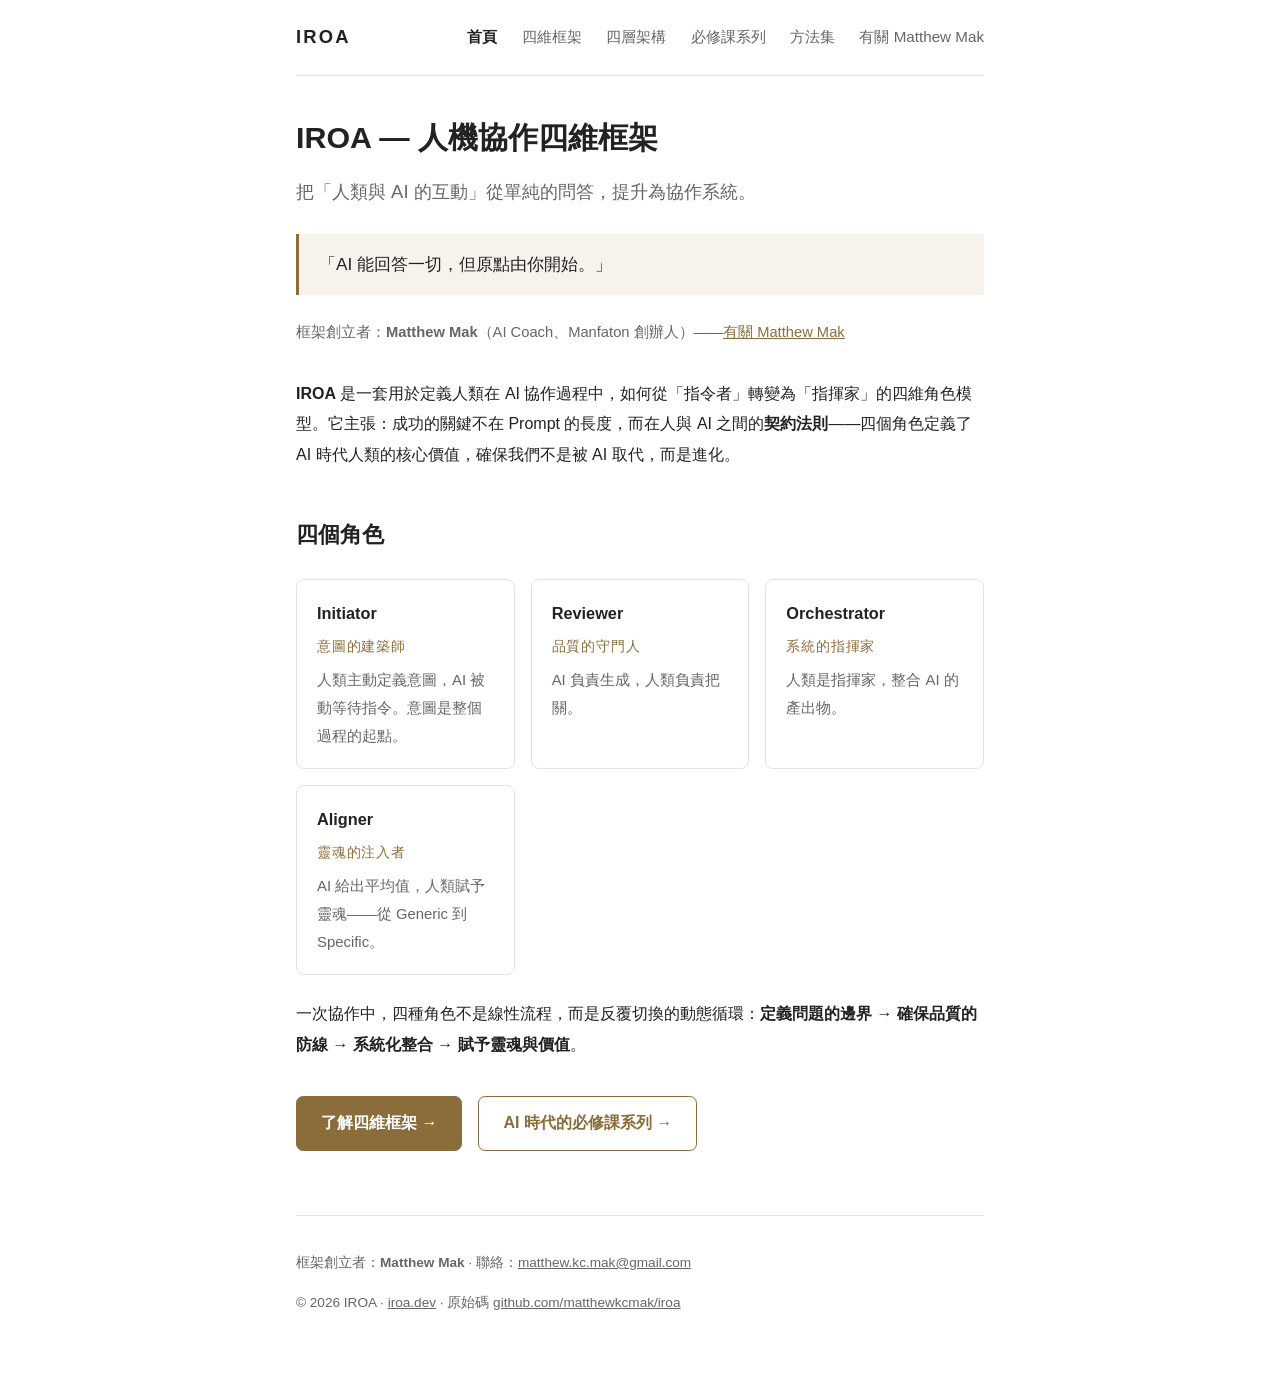
<file: index.html>
<!DOCTYPE html>
<html lang="zh-Hant">
<head>
<meta charset="utf-8">
<meta name="viewport" content="width=device-width, initial-scale=1">
<title>IROA — 人機協作四維框架</title>
<meta name="description" content="IROA 是一套人機協作四維角色框架：Initiator、Reviewer、Orchestrator、Aligner。把人類與 AI 的互動從單純問答，提升為協作系統。">
<link rel="canonical" href="https://iroa.dev/">
<meta name="theme-color" content="#8a6d3b">
<meta property="og:type" content="website">
<meta property="og:site_name" content="IROA">
<meta property="og:locale" content="zh_TW">
<meta property="og:title" content="IROA — 人機協作四維框架">
<meta property="og:description" content="IROA 是一套人機協作四維角色框架：Initiator、Reviewer、Orchestrator、Aligner。把人類與 AI 的互動從單純問答，提升為協作系統。">
<meta property="og:url" content="https://iroa.dev/">
<meta property="og:image" content="https://iroa.dev/og-image.png">
<meta name="twitter:card" content="summary_large_image">
<meta name="twitter:title" content="IROA — 人機協作四維框架">
<meta name="twitter:description" content="IROA 是一套人機協作四維角色框架：Initiator、Reviewer、Orchestrator、Aligner。把人類與 AI 的互動從單純問答，提升為協作系統。">
<meta name="twitter:image" content="https://iroa.dev/og-image.png">
<script type="application/ld+json">{"@context":"https://schema.org","@type":"WebSite","name":"IROA","url":"https://iroa.dev/","description":"IROA 是一套人機協作四維角色框架：Initiator、Reviewer、Orchestrator、Aligner。","inLanguage":"zh-Hant"}</script>
<link rel="stylesheet" href="style.css">
<link rel="icon" type="image/svg+xml" href="favicon.svg">
</head>
<body>
<header>
  <a class="brand" href="index.html">IROA</a>
  <nav>
    <a href="index.html" class="here">首頁</a>
    <a href="framework.html">四維框架</a>
    <a href="architecture.html">四層架構</a>
    <a href="courses.html">必修課系列</a>
    <a href="methods.html">方法集</a>
    <a href="about.html">有關 Matthew Mak</a>
  </nav>
</header>

<main>
  <section class="hero">
    <h1>IROA — 人機協作四維框架</h1>
    <p class="tagline">把「人類與 AI 的互動」從單純的問答，提升為協作系統。</p>
    <div class="slogan">「AI 能回答一切，但原點由你開始。」</div>
    <p class="muted">框架創立者：<strong>Matthew Mak</strong>（AI Coach、Manfaton 創辦人）——<a href="about.html">有關 Matthew Mak</a></p>
  </section>

  <section>
    <p><strong>IROA</strong> 是一套用於定義人類在 AI 協作過程中，如何從「指令者」轉變為「指揮家」的四維角色模型。它主張：成功的關鍵不在 Prompt 的長度，而在人與 AI 之間的<strong>契約法則</strong>——四個角色定義了 AI 時代人類的核心價值，確保我們不是被 AI 取代，而是進化。</p>
  </section>

  <section>
    <h2>四個角色</h2>
    <div class="cards">
      <div class="card">
        <h3>Initiator</h3>
        <div class="role-en">意圖的建築師</div>
        <p>人類主動定義意圖，AI 被動等待指令。意圖是整個過程的起點。</p>
      </div>
      <div class="card">
        <h3>Reviewer</h3>
        <div class="role-en">品質的守門人</div>
        <p>AI 負責生成，人類負責把關。</p>
      </div>
      <div class="card">
        <h3>Orchestrator</h3>
        <div class="role-en">系統的指揮家</div>
        <p>人類是指揮家，整合 AI 的產出物。</p>
      </div>
      <div class="card">
        <h3>Aligner</h3>
        <div class="role-en">靈魂的注入者</div>
        <p>AI 給出平均值，人類賦予靈魂——從 Generic 到 Specific。</p>
      </div>
    </div>
    <p>一次協作中，四種角色不是線性流程，而是反覆切換的動態循環：<strong>定義問題的邊界 → 確保品質的防線 → 系統化整合 → 賦予靈魂與價值</strong>。</p>
  </section>

  <div class="cta-row">
    <a class="btn primary" href="framework.html">了解四維框架 →</a>
    <a class="btn" href="courses.html">AI 時代的必修課系列 →</a>
  </div>
</main>

<footer>
  <p>框架創立者：<strong>Matthew Mak</strong> · 聯絡：<a href="mailto:matthew.kc.mak@gmail.com">matthew.kc.mak@gmail.com</a></p>
  <p>© 2026 IROA · <a href="https://iroa.dev">iroa.dev</a> · 原始碼 <a href="https://github.com/matthewkcmak/iroa">github.com/matthewkcmak/iroa</a></p>
</footer>
</body>
</html>
</file>
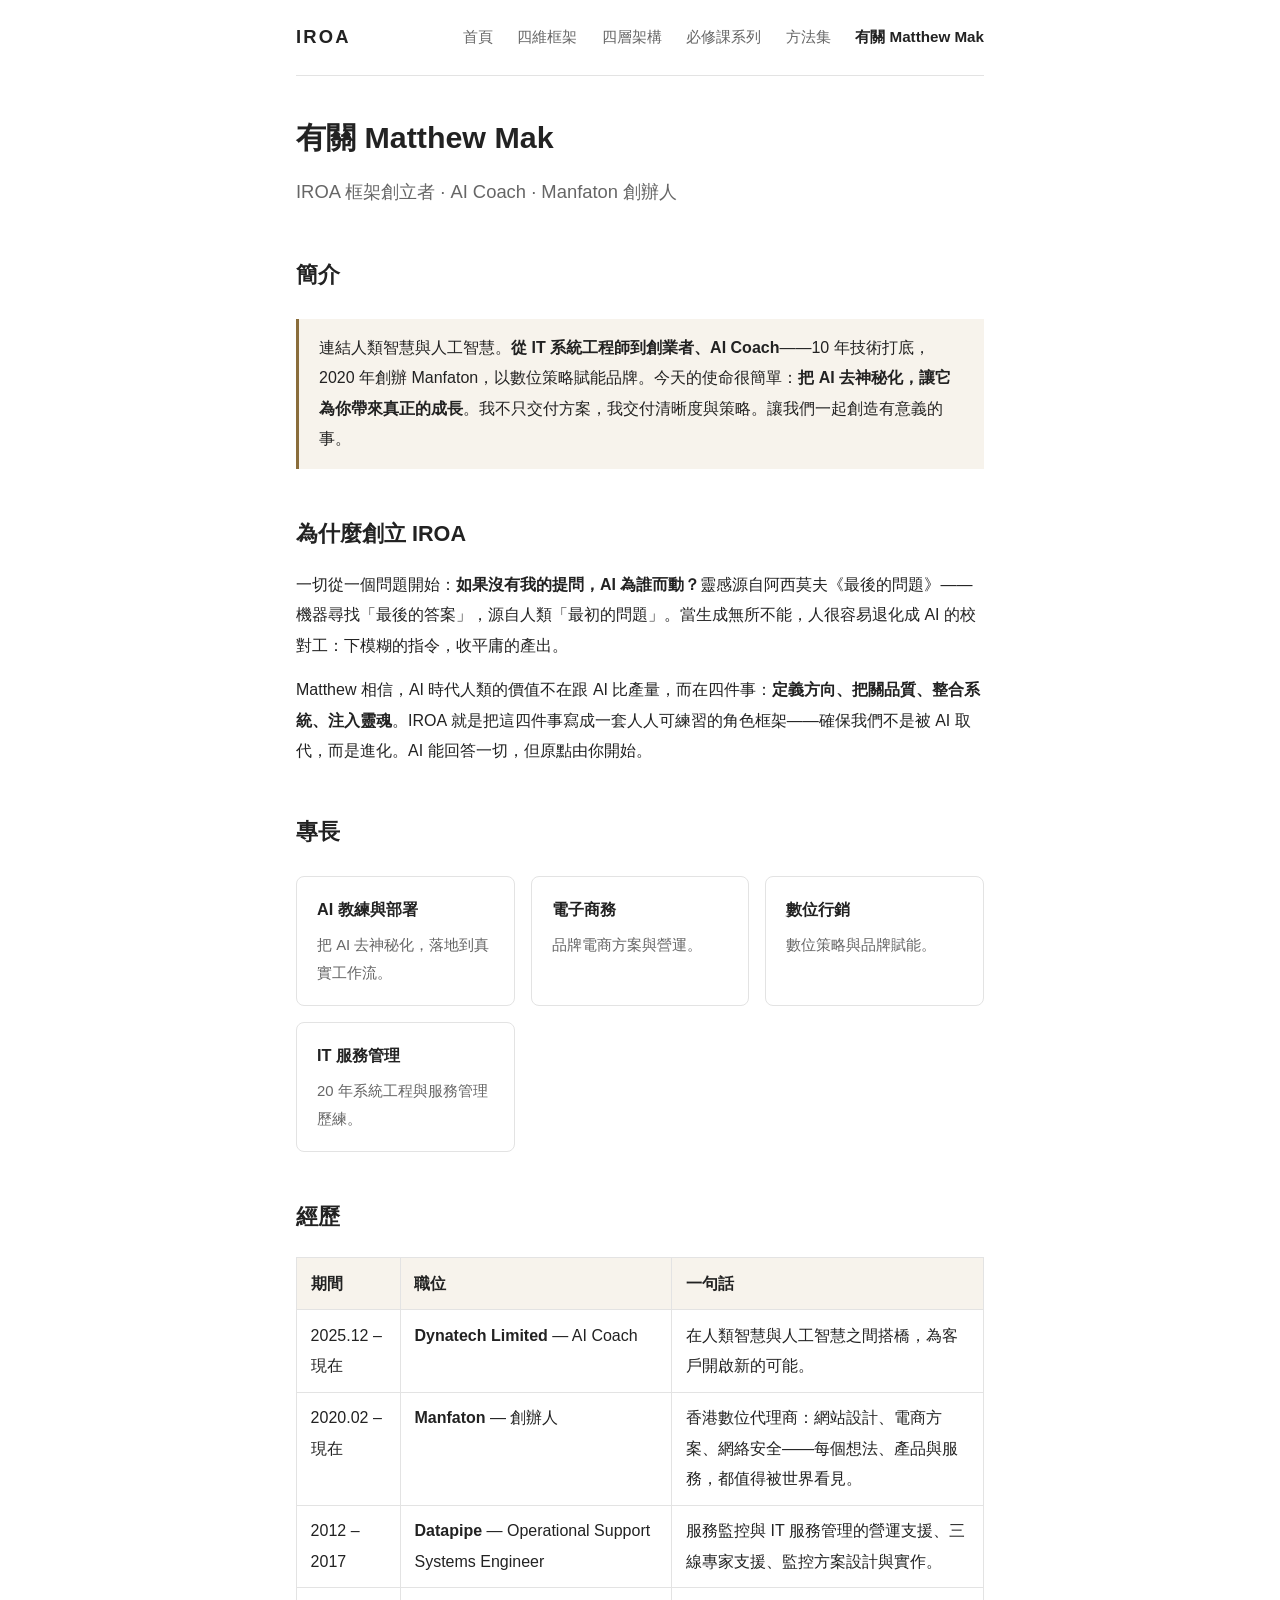
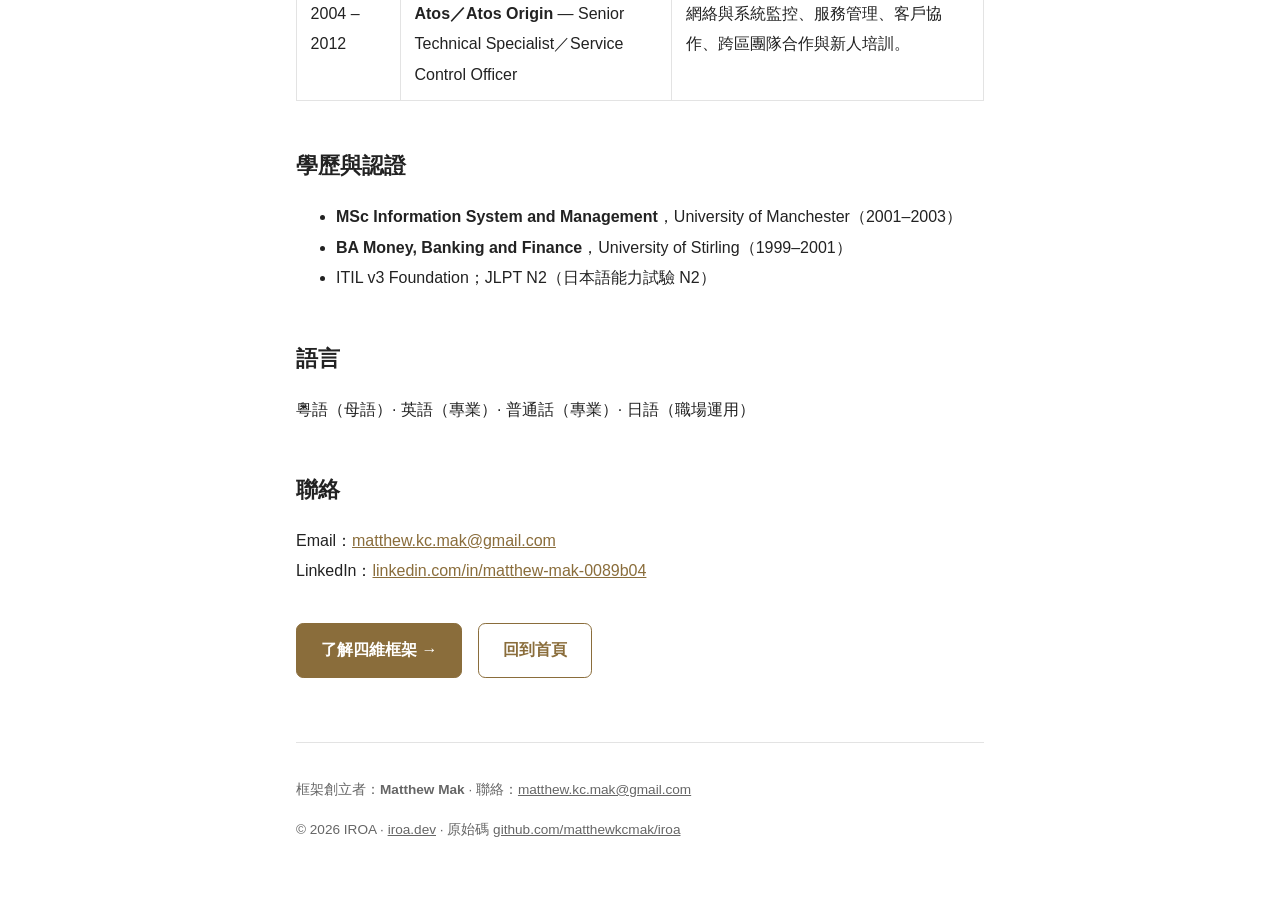
<file: about.html>
<!DOCTYPE html>
<html lang="zh-Hant">
<head>
<meta charset="utf-8">
<meta name="viewport" content="width=device-width, initial-scale=1">
<title>有關 Matthew Mak — IROA</title>
<meta name="description" content="Matthew Mak——IROA 框架創立者、AI Coach、Manfaton 創辦人。從 IT 系統工程師到創業者與 AI Coach，連結人類智慧與人工智慧。">
<link rel="canonical" href="https://iroa.dev/about">
<meta name="theme-color" content="#8a6d3b">
<meta property="og:type" content="website">
<meta property="og:site_name" content="IROA">
<meta property="og:locale" content="zh_TW">
<meta property="og:title" content="有關 Matthew Mak — IROA">
<meta property="og:description" content="Matthew Mak——IROA 框架創立者、AI Coach、Manfaton 創辦人。從 IT 系統工程師到創業者與 AI Coach，連結人類智慧與人工智慧。">
<meta property="og:url" content="https://iroa.dev/about">
<meta property="og:image" content="https://iroa.dev/og-image.png">
<meta name="twitter:card" content="summary_large_image">
<meta name="twitter:title" content="有關 Matthew Mak — IROA">
<meta name="twitter:description" content="Matthew Mak——IROA 框架創立者、AI Coach、Manfaton 創辦人。從 IT 系統工程師到創業者與 AI Coach，連結人類智慧與人工智慧。">
<meta name="twitter:image" content="https://iroa.dev/og-image.png">
<script type="application/ld+json">{"@context":"https://schema.org","@type":"Person","name":"Matthew Mak","jobTitle":"AI Coach","url":"https://iroa.dev/about","description":"IROA 框架創立者、AI Coach、Manfaton 創辦人。","sameAs":["https://www.linkedin.com/in/matthew-mak-0089b04/"],"worksFor":{"@type":"Organization","name":"Dynatech Limited"}}</script>
<link rel="stylesheet" href="style.css">
<link rel="icon" type="image/svg+xml" href="favicon.svg">
</head>
<body>
<header>
  <a class="brand" href="index.html">IROA</a>
  <nav>
    <a href="index.html">首頁</a>
    <a href="framework.html">四維框架</a>
    <a href="architecture.html">四層架構</a>
    <a href="courses.html">必修課系列</a>
    <a href="methods.html">方法集</a>
    <a href="about.html" class="here">有關 Matthew Mak</a>
  </nav>
</header>

<main>
  <h1>有關 Matthew Mak</h1>
  <p class="tagline">IROA 框架創立者 · AI Coach · Manfaton 創辦人</p>

  <h2>簡介</h2>
  <blockquote>連結人類智慧與人工智慧。<strong>從 IT 系統工程師到創業者、AI Coach</strong>——10 年技術打底，2020 年創辦 Manfaton，以數位策略賦能品牌。今天的使命很簡單：<strong>把 AI 去神秘化，讓它為你帶來真正的成長</strong>。我不只交付方案，我交付清晰度與策略。讓我們一起創造有意義的事。</blockquote>

  <h2>為什麼創立 IROA</h2>
  <p>一切從一個問題開始：<strong>如果沒有我的提問，AI 為誰而動？</strong>靈感源自阿西莫夫《最後的問題》——機器尋找「最後的答案」，源自人類「最初的問題」。當生成無所不能，人很容易退化成 AI 的校對工：下模糊的指令，收平庸的產出。</p>
  <p>Matthew 相信，AI 時代人類的價值不在跟 AI 比產量，而在四件事：<strong>定義方向、把關品質、整合系統、注入靈魂</strong>。IROA 就是把這四件事寫成一套人人可練習的角色框架——確保我們不是被 AI 取代，而是進化。AI 能回答一切，但原點由你開始。</p>

  <h2>專長</h2>
  <div class="cards">
    <div class="card"><h3>AI 教練與部署</h3><p>把 AI 去神秘化，落地到真實工作流。</p></div>
    <div class="card"><h3>電子商務</h3><p>品牌電商方案與營運。</p></div>
    <div class="card"><h3>數位行銷</h3><p>數位策略與品牌賦能。</p></div>
    <div class="card"><h3>IT 服務管理</h3><p>20 年系統工程與服務管理歷練。</p></div>
  </div>

  <h2>經歷</h2>
  <table>
    <tr><th>期間</th><th>職位</th><th>一句話</th></tr>
    <tr><td>2025.12 – 現在</td><td><strong>Dynatech Limited</strong> — AI Coach</td><td>在人類智慧與人工智慧之間搭橋，為客戶開啟新的可能。</td></tr>
    <tr><td>2020.02 – 現在</td><td><strong>Manfaton</strong> — 創辦人</td><td>香港數位代理商：網站設計、電商方案、網絡安全——每個想法、產品與服務，都值得被世界看見。</td></tr>
    <tr><td>2012 – 2017</td><td><strong>Datapipe</strong> — Operational Support Systems Engineer</td><td>服務監控與 IT 服務管理的營運支援、三線專家支援、監控方案設計與實作。</td></tr>
    <tr><td>2004 – 2012</td><td><strong>Atos／Atos Origin</strong> — Senior Technical Specialist／Service Control Officer</td><td>網絡與系統監控、服務管理、客戶協作、跨區團隊合作與新人培訓。</td></tr>
  </table>

  <h2>學歷與認證</h2>
  <ul>
    <li><strong>MSc Information System and Management</strong>，University of Manchester（2001–2003）</li>
    <li><strong>BA Money, Banking and Finance</strong>，University of Stirling（1999–2001）</li>
    <li>ITIL v3 Foundation；JLPT N2（日本語能力試驗 N2）</li>
  </ul>

  <h2>語言</h2>
  <p>粵語（母語）· 英語（專業）· 普通話（專業）· 日語（職場運用）</p>

  <h2>聯絡</h2>
  <p>Email：<a href="mailto:matthew.kc.mak@gmail.com">matthew.kc.mak@gmail.com</a><br>
  LinkedIn：<a href="https://www.linkedin.com/in/matthew-mak-0089b04/">linkedin.com/in/matthew-mak-0089b04</a></p>

  <div class="cta-row">
    <a class="btn primary" href="framework.html">了解四維框架 →</a>
    <a class="btn" href="index.html">回到首頁</a>
  </div>
</main>

<footer>
  <p>框架創立者：<strong>Matthew Mak</strong> · 聯絡：<a href="mailto:matthew.kc.mak@gmail.com">matthew.kc.mak@gmail.com</a></p>
  <p>© 2026 IROA · <a href="https://iroa.dev">iroa.dev</a> · 原始碼 <a href="https://github.com/matthewkcmak/iroa">github.com/matthewkcmak/iroa</a></p>
</footer>
</body>
</html>
</file>
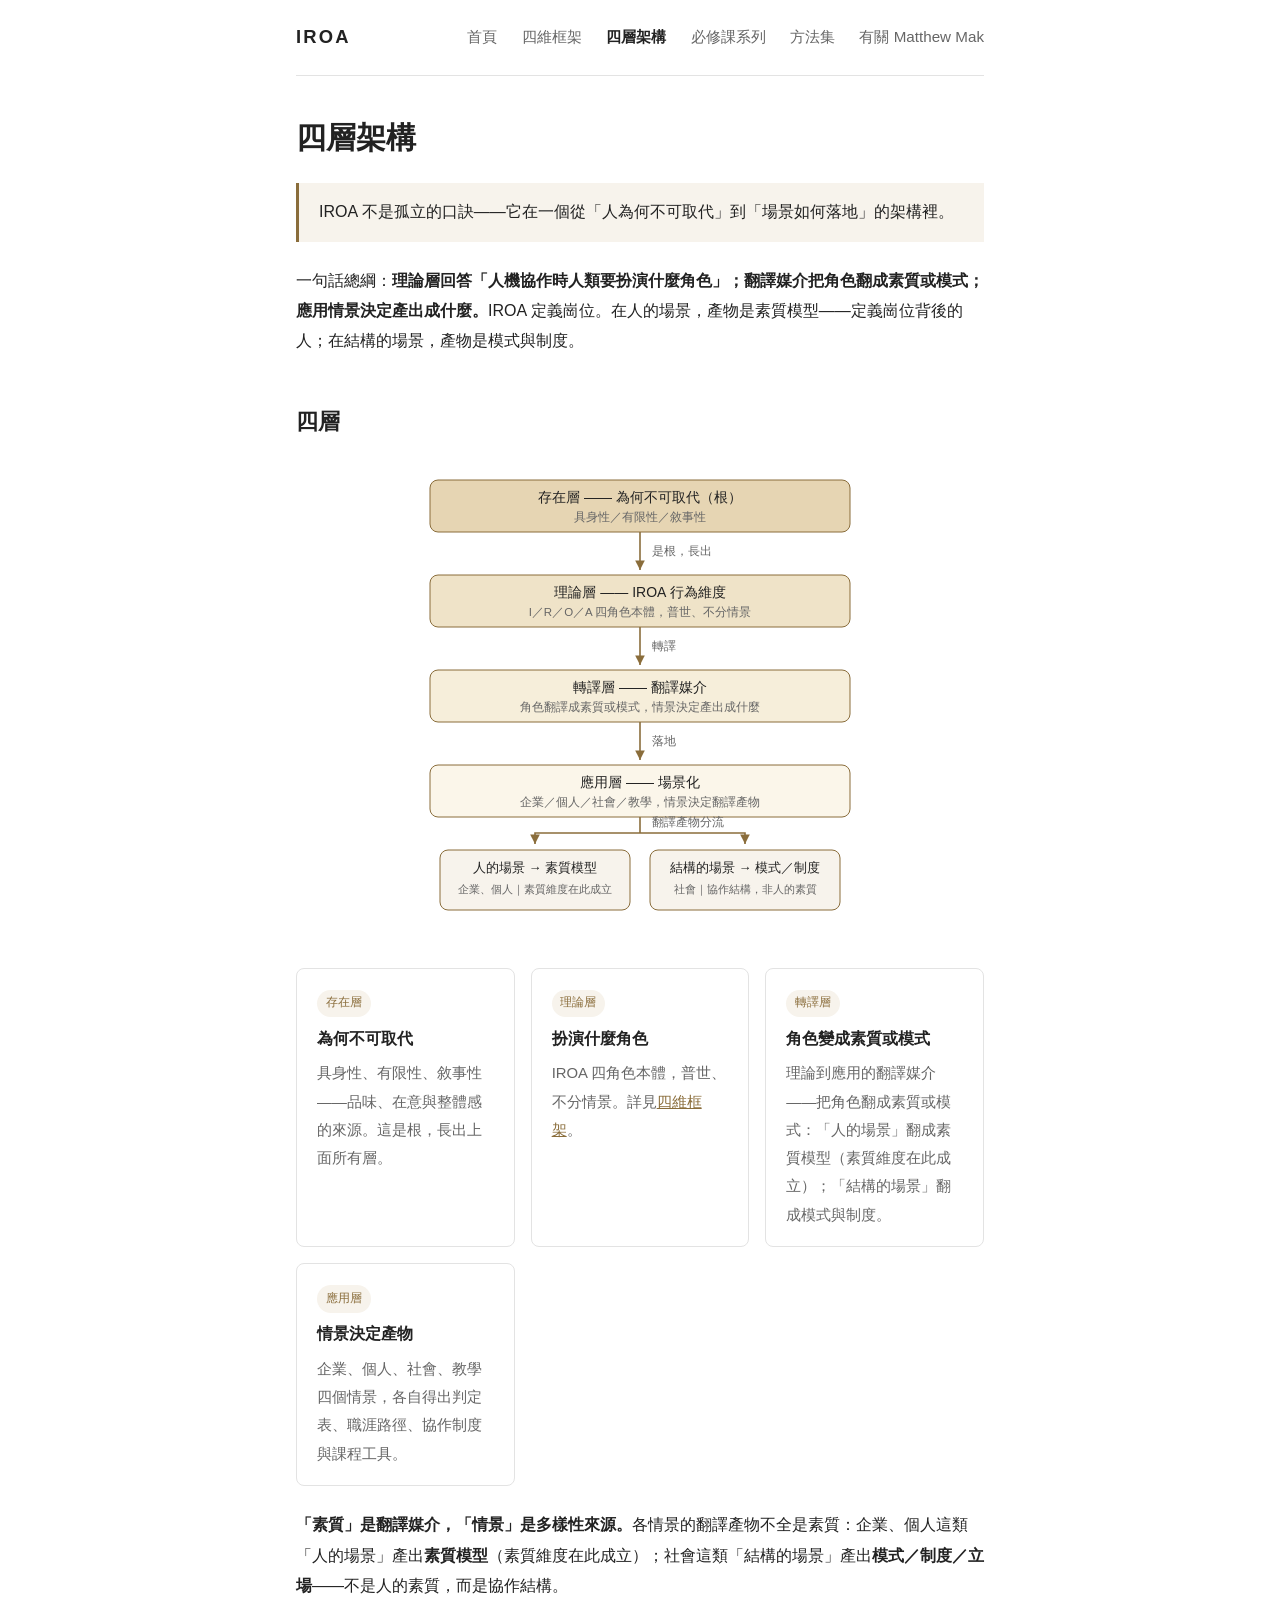
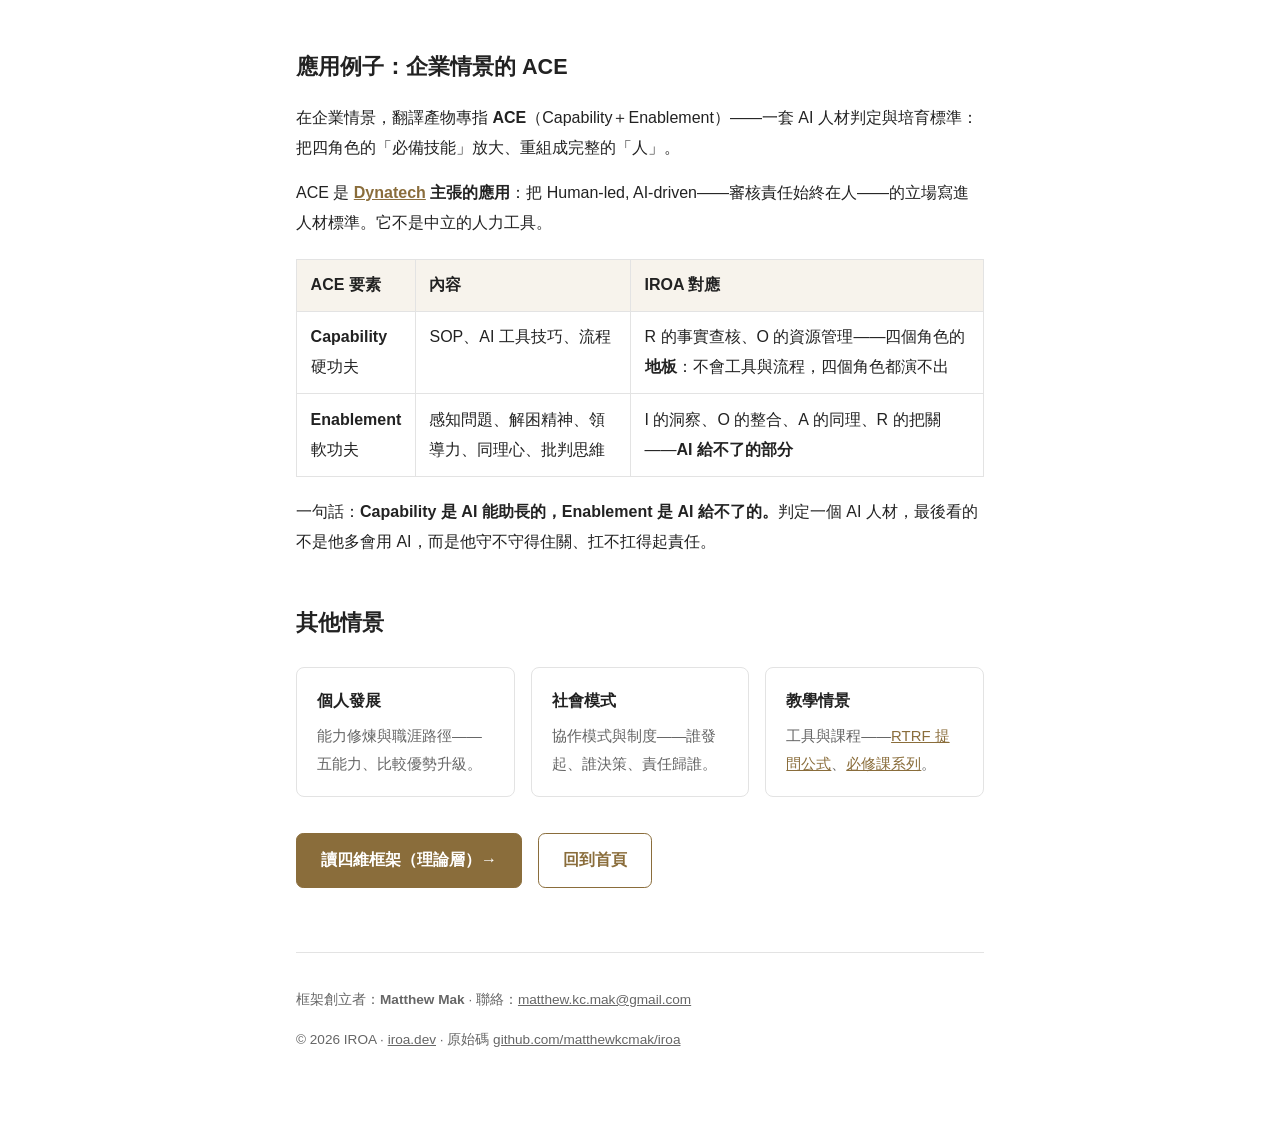
<file: architecture.html>
<!DOCTYPE html>
<html lang="zh-Hant">
<head>
<meta charset="utf-8">
<meta name="viewport" content="width=device-width, initial-scale=1">
<title>四層架構 — IROA</title>
<meta name="description" content="IROA 四層架構：存在層、理論層、轉譯層、應用層——從「人為何不可取代」到「場景如何落地」，並以企業情景的 ACE 人材判定作應用例子。">
<link rel="canonical" href="https://iroa.dev/architecture">
<meta name="theme-color" content="#8a6d3b">
<meta property="og:type" content="website">
<meta property="og:site_name" content="IROA">
<meta property="og:locale" content="zh_TW">
<meta property="og:title" content="四層架構 — IROA">
<meta property="og:description" content="IROA 四層架構：存在層、理論層、轉譯層、應用層——從「人為何不可取代」到「場景如何落地」，並以企業情景的 ACE 人材判定作應用例子。">
<meta property="og:url" content="https://iroa.dev/architecture">
<meta property="og:image" content="https://iroa.dev/og-image.png">
<meta name="twitter:card" content="summary_large_image">
<meta name="twitter:title" content="四層架構 — IROA">
<meta name="twitter:description" content="IROA 四層架構：存在層、理論層、轉譯層、應用層——從「人為何不可取代」到「場景如何落地」，並以企業情景的 ACE 人材判定作應用例子。">
<meta name="twitter:image" content="https://iroa.dev/og-image.png">
<link rel="stylesheet" href="style.css">
<link rel="icon" type="image/svg+xml" href="favicon.svg">
</head>
<body>
<header>
  <a class="brand" href="index.html">IROA</a>
  <nav>
    <a href="index.html">首頁</a>
    <a href="framework.html">四維框架</a>
    <a href="architecture.html" class="here">四層架構</a>
    <a href="courses.html">必修課系列</a>
    <a href="methods.html">方法集</a>
    <a href="about.html">有關 Matthew Mak</a>
  </nav>
</header>

<main>
  <h1>四層架構</h1>
  <blockquote>IROA 不是孤立的口訣——它在一個從「人為何不可取代」到「場景如何落地」的架構裡。</blockquote>

  <p>一句話總綱：<strong>理論層回答「人機協作時人類要扮演什麼角色」；翻譯媒介把角色翻成素質或模式；應用情景決定產出成什麼。</strong>IROA 定義崗位。在人的場景，產物是素質模型——定義崗位背後的人；在結構的場景，產物是模式與制度。</p>

  <h2>四層</h2>
  <svg class="diagram" width="520" height="470" viewBox="0 0 520 470" role="img" aria-label="IROA 四層架構圖：存在層、理論層、轉譯層、應用層，及應用層之後的翻譯產物分流（人的場景產出素質模型、結構的場景產出模式制度）">
    <defs>
      <marker id="arrow" markerWidth="8" markerHeight="8" refX="6" refY="3" orient="auto">
        <path d="M0,0 L6,3 L0,6 z" fill="#8a6d3b"></path>
      </marker>
    </defs>
    <g font-family="sans-serif" text-anchor="middle">
      <rect x="50" y="10" width="420" height="52" rx="8" fill="#e6d5b3" stroke="#8a6d3b"></rect>
      <text x="260" y="32" font-size="14" fill="#222">存在層 —— 為何不可取代（根）</text>
      <text x="260" y="51" font-size="11.5" fill="#666">具身性／有限性／敘事性</text>
      <rect x="50" y="105" width="420" height="52" rx="8" fill="#efe3c8" stroke="#8a6d3b"></rect>
      <text x="260" y="127" font-size="14" fill="#222">理論層 —— IROA 行為維度</text>
      <text x="260" y="146" font-size="11.5" fill="#666">I／R／O／A 四角色本體，普世、不分情景</text>
      <rect x="50" y="200" width="420" height="52" rx="8" fill="#f6eeda" stroke="#8a6d3b"></rect>
      <text x="260" y="222" font-size="14" fill="#222">轉譯層 —— 翻譯媒介</text>
      <text x="260" y="241" font-size="11.5" fill="#666">角色翻譯成素質或模式，情景決定產出成什麼</text>
      <rect x="50" y="295" width="420" height="52" rx="8" fill="#fbf6ea" stroke="#8a6d3b"></rect>
      <text x="260" y="317" font-size="14" fill="#222">應用層 —— 場景化</text>
      <text x="260" y="336" font-size="11.5" fill="#666">企業／個人／社會／教學，情景決定翻譯產物</text>
    </g>
    <g stroke="#8a6d3b" stroke-width="1.6" fill="none" marker-end="url(#arrow)">
      <path d="M260 62 L260 100"></path>
      <path d="M260 157 L260 195"></path>
      <path d="M260 252 L260 290"></path>
    </g>
    <g font-family="sans-serif" font-size="11.5" fill="#666" text-anchor="start">
      <text x="272" y="85">是根，長出</text>
      <text x="272" y="180">轉譯</text>
      <text x="272" y="275">落地</text>
      <text x="272" y="356">翻譯產物分流</text>
    </g>
    <g stroke="#8a6d3b" stroke-width="1.6" fill="none">
      <path d="M260 347 L260 363"></path>
      <path d="M260 363 L155 363 L155 374" marker-end="url(#arrow)"></path>
      <path d="M260 363 L365 363 L365 374" marker-end="url(#arrow)"></path>
    </g>
    <g font-family="sans-serif" text-anchor="middle">
      <rect x="60" y="380" width="190" height="60" rx="8" fill="#f7f3ec" stroke="#8a6d3b"></rect>
      <text x="155" y="402" font-size="13" fill="#222">人的場景 → 素質模型</text>
      <text x="155" y="423" font-size="11" fill="#666">企業、個人｜素質維度在此成立</text>
      <rect x="270" y="380" width="190" height="60" rx="8" fill="#f7f3ec" stroke="#8a6d3b"></rect>
      <text x="365" y="402" font-size="13" fill="#222">結構的場景 → 模式／制度</text>
      <text x="365" y="423" font-size="11" fill="#666">社會｜協作結構，非人的素質</text>
    </g>
  </svg>

  <div class="cards">
    <div class="card">
      <span class="status">存在層</span>
      <h3>為何不可取代</h3>
      <p>具身性、有限性、敘事性——品味、在意與整體感的來源。這是根，長出上面所有層。</p>
    </div>
    <div class="card">
      <span class="status">理論層</span>
      <h3>扮演什麼角色</h3>
      <p>IROA 四角色本體，普世、不分情景。詳見<a href="framework.html">四維框架</a>。</p>
    </div>
    <div class="card">
      <span class="status">轉譯層</span>
      <h3>角色變成素質或模式</h3>
      <p>理論到應用的翻譯媒介——把角色翻成素質或模式：「人的場景」翻成素質模型（素質維度在此成立）；「結構的場景」翻成模式與制度。</p>
    </div>
    <div class="card">
      <span class="status">應用層</span>
      <h3>情景決定產物</h3>
      <p>企業、個人、社會、教學四個情景，各自得出判定表、職涯路徑、協作制度與課程工具。</p>
    </div>
  </div>

  <p><strong>「素質」是翻譯媒介，「情景」是多樣性來源。</strong>各情景的翻譯產物不全是素質：企業、個人這類「人的場景」產出<strong>素質模型</strong>（素質維度在此成立）；社會這類「結構的場景」產出<strong>模式／制度／立場</strong>——不是人的素質，而是協作結構。</p>

  <h2>應用例子：企業情景的 ACE</h2>
  <p>在企業情景，翻譯產物專指 <strong>ACE</strong>（Capability＋Enablement）——一套 AI 人材判定與培育標準：把四角色的「必備技能」放大、重組成完整的「人」。</p>
  <p>ACE 是 <strong><a href="https://www.dynatech.com.hk/">Dynatech</a> 主張的應用</strong>：把 Human-led, AI-driven——審核責任始終在人——的立場寫進人材標準。它不是中立的人力工具。</p>
  <table>
    <tr><th>ACE 要素</th><th>內容</th><th>IROA 對應</th></tr>
    <tr><td><strong>Capability</strong><br>硬功夫</td><td>SOP、AI 工具技巧、流程</td><td>R 的事實查核、O 的資源管理——四個角色的<strong>地板</strong>：不會工具與流程，四個角色都演不出</td></tr>
    <tr><td><strong>Enablement</strong><br>軟功夫</td><td>感知問題、解困精神、領導力、同理心、批判思維</td><td>I 的洞察、O 的整合、A 的同理、R 的把關——<strong>AI 給不了的部分</strong></td></tr>
  </table>
  <p>一句話：<strong>Capability 是 AI 能助長的，Enablement 是 AI 給不了的。</strong>判定一個 AI 人材，最後看的不是他多會用 AI，而是他守不守得住關、扛不扛得起責任。</p>

  <h2>其他情景</h2>
  <div class="cards">
    <div class="card">
      <h3>個人發展</h3>
      <p>能力修煉與職涯路徑——五能力、比較優勢升級。</p>
    </div>
    <div class="card">
      <h3>社會模式</h3>
      <p>協作模式與制度——誰發起、誰決策、責任歸誰。</p>
    </div>
    <div class="card">
      <h3>教學情景</h3>
      <p>工具與課程——<a href="methods.html">RTRF 提問公式</a>、<a href="courses.html">必修課系列</a>。</p>
    </div>
  </div>

  <div class="cta-row">
    <a class="btn primary" href="framework.html">讀四維框架（理論層）→</a>
    <a class="btn" href="index.html">回到首頁</a>
  </div>
</main>

<footer>
  <p>框架創立者：<strong>Matthew Mak</strong> · 聯絡：<a href="mailto:matthew.kc.mak@gmail.com">matthew.kc.mak@gmail.com</a></p>
  <p>© 2026 IROA · <a href="https://iroa.dev">iroa.dev</a> · 原始碼 <a href="https://github.com/matthewkcmak/iroa">github.com/matthewkcmak/iroa</a></p>
</footer>
</body>
</html>
</file>
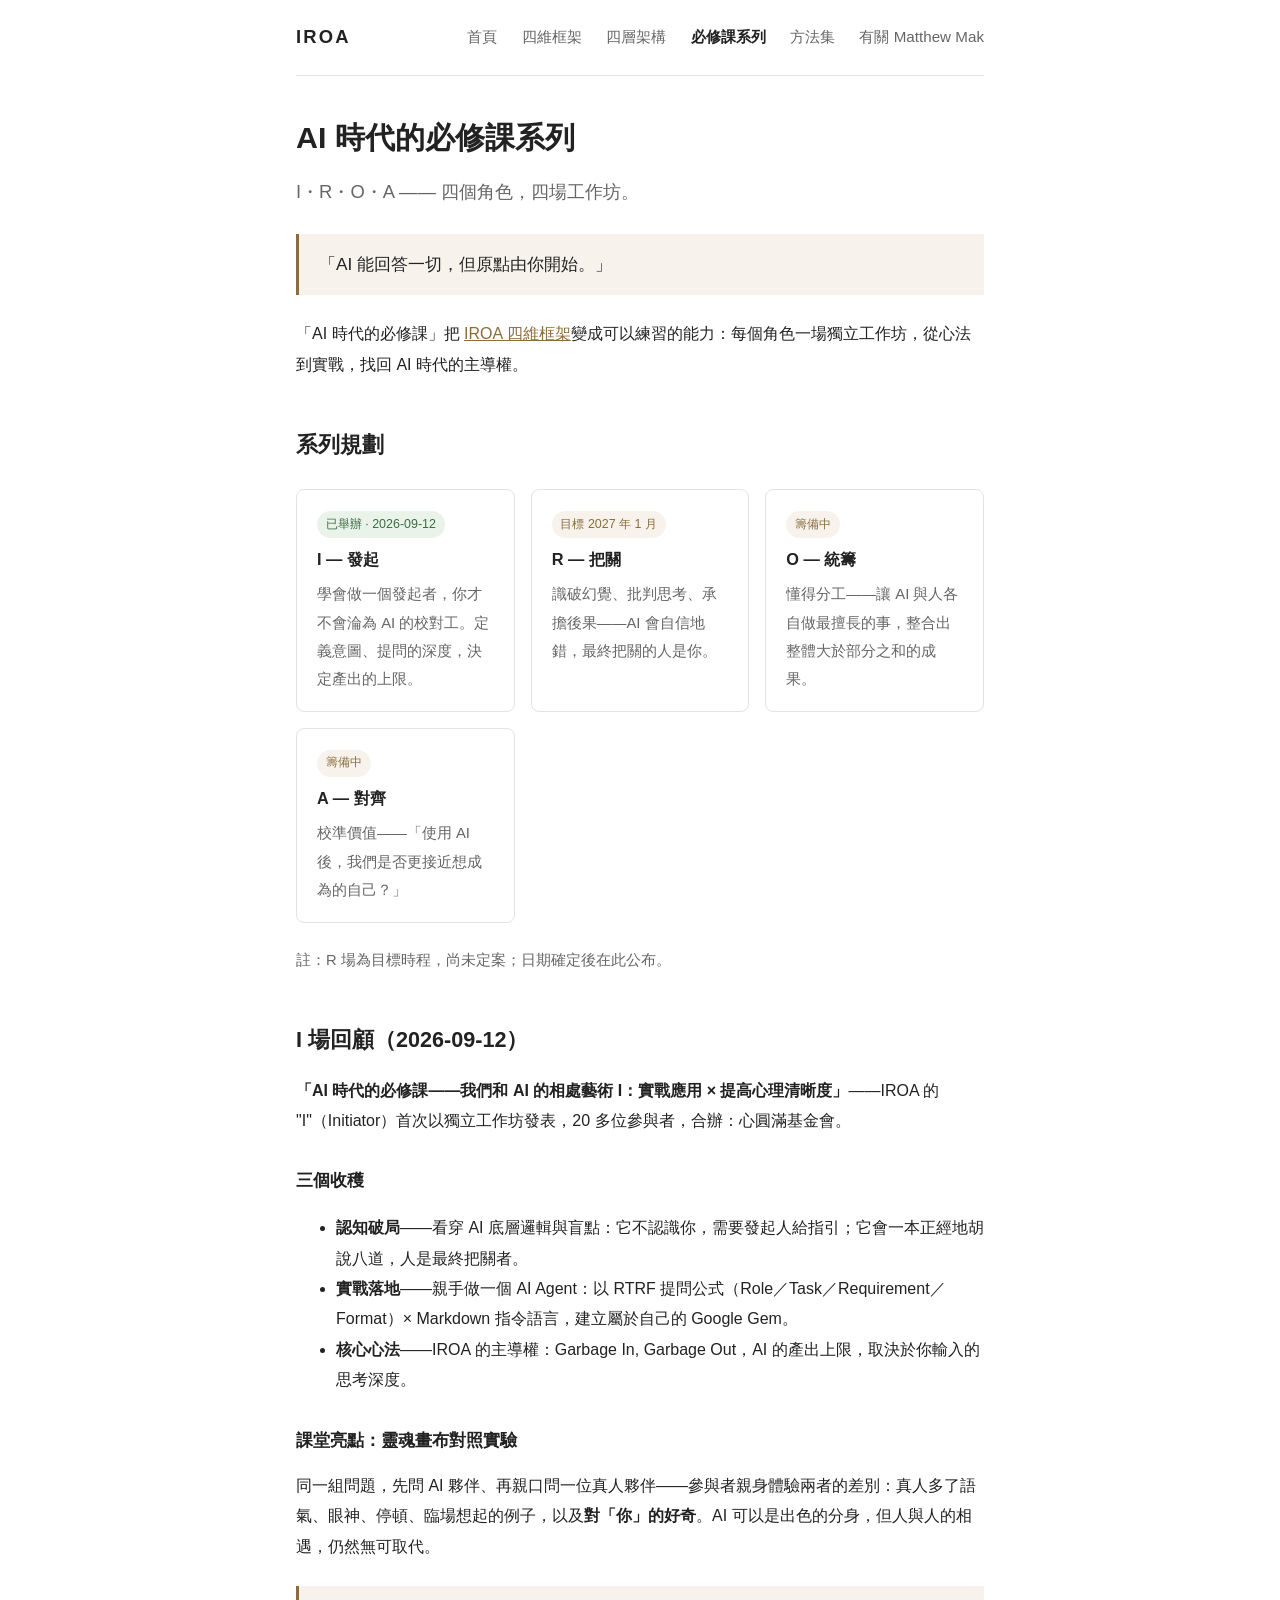
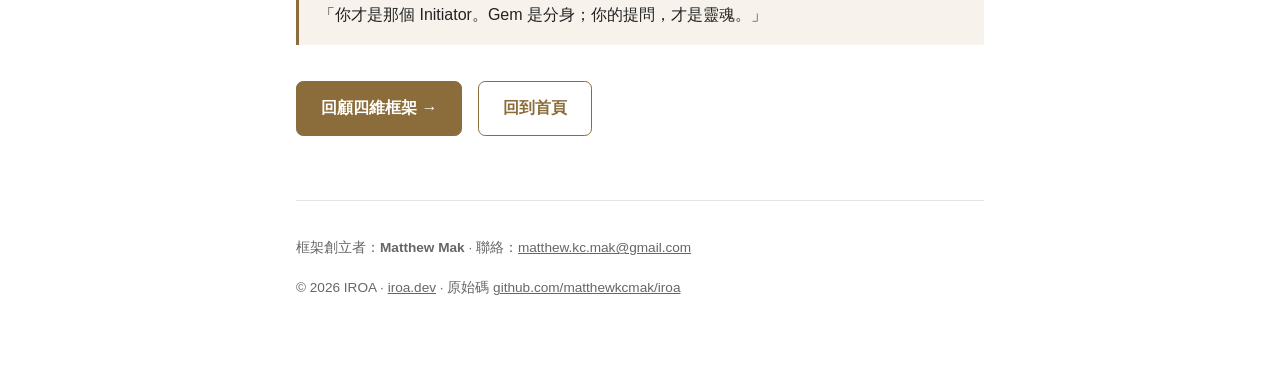
<file: courses.html>
<!DOCTYPE html>
<html lang="zh-Hant">
<head>
<meta charset="utf-8">
<meta name="viewport" content="width=device-width, initial-scale=1">
<title>AI 時代的必修課系列 — IROA</title>
<meta name="description" content="「AI 時代的必修課」系列：IROA 四個角色各一場工作坊——I 發起、R 把關、O 統籌、A 對齊。AI 能回答一切，但原點由你開始。">
<link rel="canonical" href="https://iroa.dev/courses">
<meta name="theme-color" content="#8a6d3b">
<meta property="og:type" content="website">
<meta property="og:site_name" content="IROA">
<meta property="og:locale" content="zh_TW">
<meta property="og:title" content="AI 時代的必修課系列 — IROA">
<meta property="og:description" content="「AI 時代的必修課」系列：IROA 四個角色各一場工作坊——I 發起、R 把關、O 統籌、A 對齊。AI 能回答一切，但原點由你開始。">
<meta property="og:url" content="https://iroa.dev/courses">
<meta property="og:image" content="https://iroa.dev/og-image.png">
<meta name="twitter:card" content="summary_large_image">
<meta name="twitter:title" content="AI 時代的必修課系列 — IROA">
<meta name="twitter:description" content="「AI 時代的必修課」系列：IROA 四個角色各一場工作坊——I 發起、R 把關、O 統籌、A 對齊。AI 能回答一切，但原點由你開始。">
<meta name="twitter:image" content="https://iroa.dev/og-image.png">
<link rel="stylesheet" href="style.css">
<link rel="icon" type="image/svg+xml" href="favicon.svg">
</head>
<body>
<header>
  <a class="brand" href="index.html">IROA</a>
  <nav>
    <a href="index.html">首頁</a>
    <a href="framework.html">四維框架</a>
    <a href="architecture.html">四層架構</a>
    <a href="courses.html" class="here">必修課系列</a>
    <a href="methods.html">方法集</a>
    <a href="about.html">有關 Matthew Mak</a>
  </nav>
</header>

<main>
  <h1>AI 時代的必修課系列</h1>
  <p class="tagline">I・R・O・A —— 四個角色，四場工作坊。</p>
  <div class="slogan">「AI 能回答一切，但原點由你開始。」</div>

  <p>「AI 時代的必修課」把 <a href="framework.html">IROA 四維框架</a>變成可以練習的能力：每個角色一場獨立工作坊，從心法到實戰，找回 AI 時代的主導權。</p>

  <h2>系列規劃</h2>
  <div class="cards">
    <div class="card">
      <span class="status done">已舉辦 · 2026-09-12</span>
      <h3>I — 發起</h3>
      <p>學會做一個發起者，你才不會淪為 AI 的校對工。定義意圖、提問的深度，決定產出的上限。</p>
    </div>
    <div class="card">
      <span class="status">目標 2027 年 1 月</span>
      <h3>R — 把關</h3>
      <p>識破幻覺、批判思考、承擔後果——AI 會自信地錯，最終把關的人是你。</p>
    </div>
    <div class="card">
      <span class="status">籌備中</span>
      <h3>O — 統籌</h3>
      <p>懂得分工——讓 AI 與人各自做最擅長的事，整合出整體大於部分之和的成果。</p>
    </div>
    <div class="card">
      <span class="status">籌備中</span>
      <h3>A — 對齊</h3>
      <p>校準價值——「使用 AI 後，我們是否更接近想成為的自己？」</p>
    </div>
  </div>
  <p class="muted">註：R 場為目標時程，尚未定案；日期確定後在此公布。</p>

  <h2>I 場回顧（2026-09-12）</h2>
  <p><strong>「AI 時代的必修課——我們和 AI 的相處藝術 I：實戰應用 × 提高心理清晰度」</strong>——IROA 的 "I"（Initiator）首次以獨立工作坊發表，20 多位參與者，合辦：心圓滿基金會。</p>

  <h3>三個收穫</h3>
  <ul>
    <li><strong>認知破局</strong>——看穿 AI 底層邏輯與盲點：它不認識你，需要發起人給指引；它會一本正經地胡說八道，人是最終把關者。</li>
    <li><strong>實戰落地</strong>——親手做一個 AI Agent：以 RTRF 提問公式（Role／Task／Requirement／Format）× Markdown 指令語言，建立屬於自己的 Google Gem。</li>
    <li><strong>核心心法</strong>——IROA 的主導權：Garbage In, Garbage Out，AI 的產出上限，取決於你輸入的思考深度。</li>
  </ul>

  <h3>課堂亮點：靈魂畫布對照實驗</h3>
  <p>同一組問題，先問 AI 夥伴、再親口問一位真人夥伴——參與者親身體驗兩者的差別：真人多了語氣、眼神、停頓、臨場想起的例子，以及<strong>對「你」的好奇</strong>。AI 可以是出色的分身，但人與人的相遇，仍然無可取代。</p>

  <blockquote>「你才是那個 Initiator。Gem 是分身；你的提問，才是靈魂。」</blockquote>

  <div class="cta-row">
    <a class="btn primary" href="framework.html">回顧四維框架 →</a>
    <a class="btn" href="index.html">回到首頁</a>
  </div>
</main>

<footer>
  <p>框架創立者：<strong>Matthew Mak</strong> · 聯絡：<a href="mailto:matthew.kc.mak@gmail.com">matthew.kc.mak@gmail.com</a></p>
  <p>© 2026 IROA · <a href="https://iroa.dev">iroa.dev</a> · 原始碼 <a href="https://github.com/matthewkcmak/iroa">github.com/matthewkcmak/iroa</a></p>
</footer>
</body>
</html>
</file>
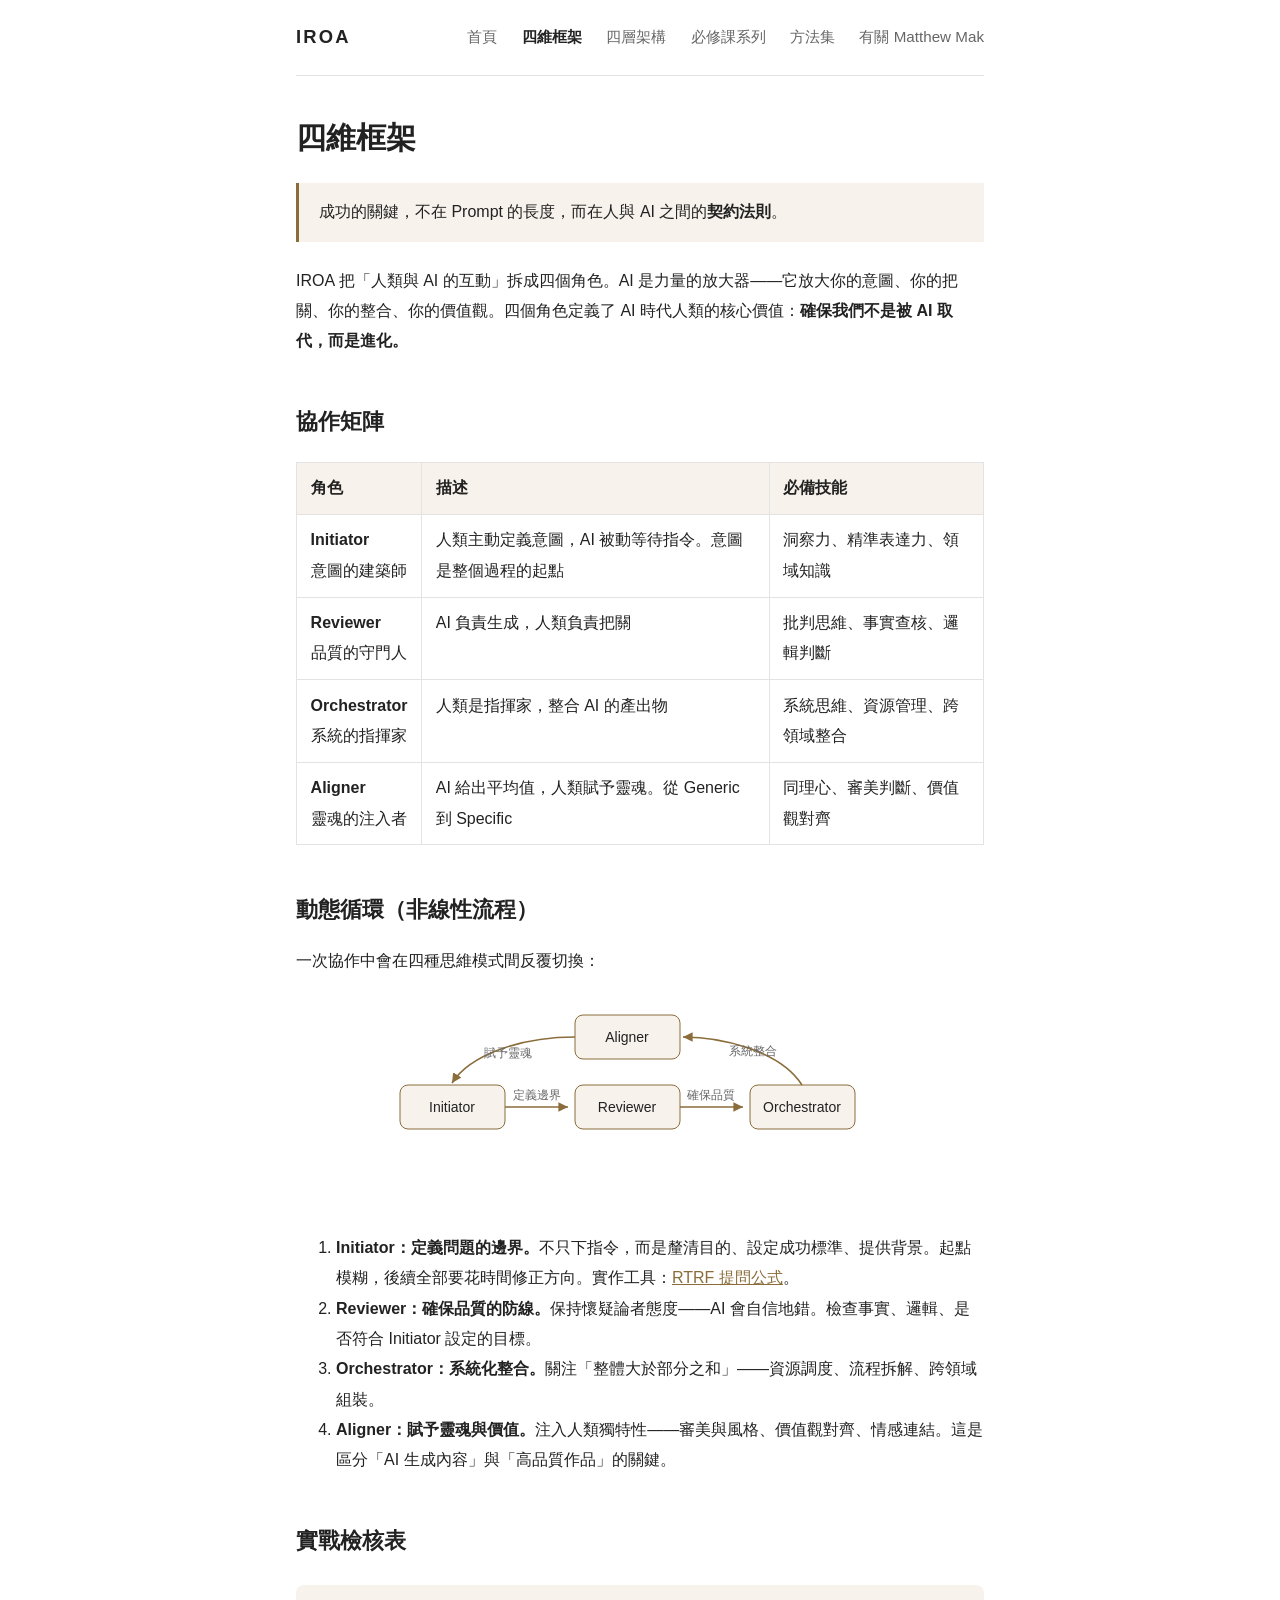
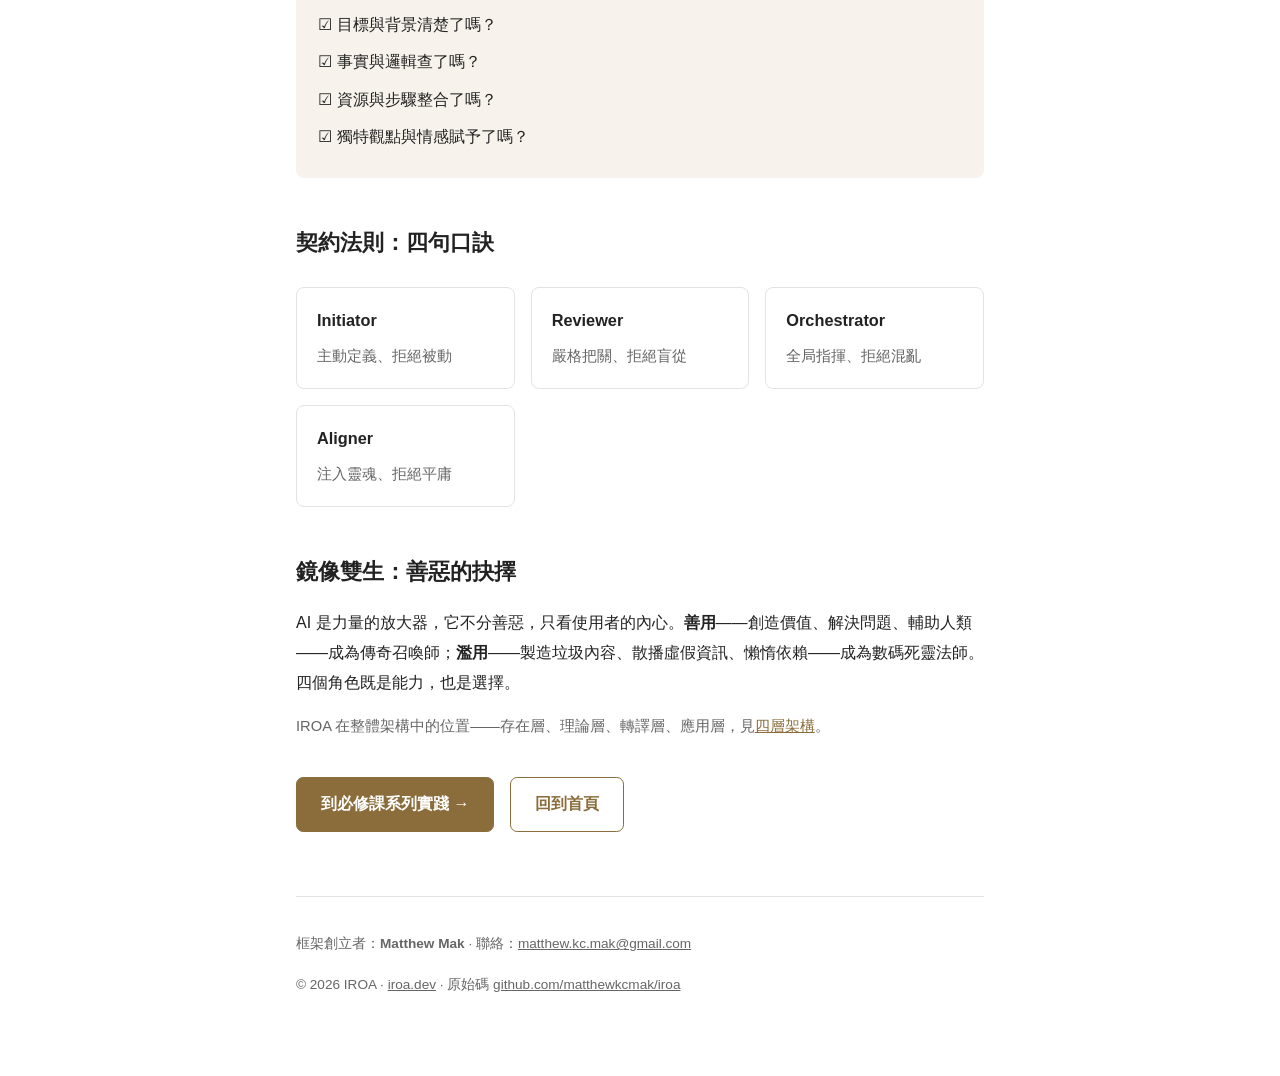
<file: framework.html>
<!DOCTYPE html>
<html lang="zh-Hant">
<head>
<meta charset="utf-8">
<meta name="viewport" content="width=device-width, initial-scale=1">
<title>四維框架 — IROA</title>
<meta name="description" content="IROA 四維角色框架詳解：Initiator、Reviewer、Orchestrator、Aligner 的協作矩陣、動態循環、實戰檢核表與契約法則。">
<link rel="canonical" href="https://iroa.dev/framework">
<meta name="theme-color" content="#8a6d3b">
<meta property="og:type" content="website">
<meta property="og:site_name" content="IROA">
<meta property="og:locale" content="zh_TW">
<meta property="og:title" content="四維框架 — IROA">
<meta property="og:description" content="IROA 四維角色框架詳解：Initiator、Reviewer、Orchestrator、Aligner 的協作矩陣、動態循環、實戰檢核表與契約法則。">
<meta property="og:url" content="https://iroa.dev/framework">
<meta property="og:image" content="https://iroa.dev/og-image.png">
<meta name="twitter:card" content="summary_large_image">
<meta name="twitter:title" content="四維框架 — IROA">
<meta name="twitter:description" content="IROA 四維角色框架詳解：Initiator、Reviewer、Orchestrator、Aligner 的協作矩陣、動態循環、實戰檢核表與契約法則。">
<meta name="twitter:image" content="https://iroa.dev/og-image.png">
<link rel="stylesheet" href="style.css">
<link rel="icon" type="image/svg+xml" href="favicon.svg">
</head>
<body>
<header>
  <a class="brand" href="index.html">IROA</a>
  <nav>
    <a href="index.html">首頁</a>
    <a href="framework.html" class="here">四維框架</a>
    <a href="architecture.html">四層架構</a>
    <a href="courses.html">必修課系列</a>
    <a href="methods.html">方法集</a>
    <a href="about.html">有關 Matthew Mak</a>
  </nav>
</header>

<main>
  <h1>四維框架</h1>
  <blockquote>成功的關鍵，不在 Prompt 的長度，而在人與 AI 之間的<strong>契約法則</strong>。</blockquote>

  <p>IROA 把「人類與 AI 的互動」拆成四個角色。AI 是力量的放大器——它放大你的意圖、你的把關、你的整合、你的價值觀。四個角色定義了 AI 時代人類的核心價值：<strong>確保我們不是被 AI 取代，而是進化。</strong></p>

  <h2>協作矩陣</h2>
  <table>
    <tr><th>角色</th><th>描述</th><th>必備技能</th></tr>
    <tr><td><strong>Initiator</strong><br>意圖的建築師</td><td>人類主動定義意圖，AI 被動等待指令。意圖是整個過程的起點</td><td>洞察力、精準表達力、領域知識</td></tr>
    <tr><td><strong>Reviewer</strong><br>品質的守門人</td><td>AI 負責生成，人類負責把關</td><td>批判思維、事實查核、邏輯判斷</td></tr>
    <tr><td><strong>Orchestrator</strong><br>系統的指揮家</td><td>人類是指揮家，整合 AI 的產出物</td><td>系統思維、資源管理、跨領域整合</td></tr>
    <tr><td><strong>Aligner</strong><br>靈魂的注入者</td><td>AI 給出平均值，人類賦予靈魂。從 Generic 到 Specific</td><td>同理心、審美判斷、價值觀對齊</td></tr>
  </table>

  <h2>動態循環（非線性流程）</h2>
  <p>一次協作中會在四種思維模式間反覆切換：</p>
  <svg class="diagram" width="520" height="200" viewBox="0 0 520 200" role="img" aria-label="IROA 四角色動態循環圖">
    <defs>
      <marker id="arrow" markerWidth="8" markerHeight="8" refX="6" refY="3" orient="auto">
        <path d="M0,0 L6,3 L0,6 z" fill="#8a6d3b"></path>
      </marker>
    </defs>
    <g font-family="sans-serif" font-size="14" text-anchor="middle">
      <rect x="20" y="80" width="105" height="44" rx="8" fill="#f7f3ec" stroke="#8a6d3b"></rect>
      <text x="72" y="107" fill="#222">Initiator</text>
      <rect x="195" y="80" width="105" height="44" rx="8" fill="#f7f3ec" stroke="#8a6d3b"></rect>
      <text x="247" y="107" fill="#222">Reviewer</text>
      <rect x="370" y="80" width="105" height="44" rx="8" fill="#f7f3ec" stroke="#8a6d3b"></rect>
      <text x="422" y="107" fill="#222">Orchestrator</text>
      <rect x="195" y="10" width="105" height="44" rx="8" fill="#f7f3ec" stroke="#8a6d3b"></rect>
      <text x="247" y="37" fill="#222">Aligner</text>
    </g>
    <g stroke="#8a6d3b" stroke-width="1.6" fill="none" marker-end="url(#arrow)">
      <path d="M125 102 L188 102"></path>
      <path d="M300 102 L363 102"></path>
      <path d="M422 80 C 400 45, 340 32, 303 32"></path>
      <path d="M195 32 C 140 32, 90 50, 72 78"></path>
    </g>
    <g font-family="sans-serif" font-size="11.5" fill="#666" text-anchor="middle">
      <text x="157" y="94">定義邊界</text>
      <text x="331" y="94">確保品質</text>
      <text x="373" y="50">系統整合</text>
      <text x="128" y="52">賦予靈魂</text>
    </g>
  </svg>
  <ol>
    <li><strong>Initiator：定義問題的邊界。</strong>不只下指令，而是釐清目的、設定成功標準、提供背景。起點模糊，後續全部要花時間修正方向。實作工具：<a href="methods.html">RTRF 提問公式</a>。</li>
    <li><strong>Reviewer：確保品質的防線。</strong>保持懷疑論者態度——AI 會自信地錯。檢查事實、邏輯、是否符合 Initiator 設定的目標。</li>
    <li><strong>Orchestrator：系統化整合。</strong>關注「整體大於部分之和」——資源調度、流程拆解、跨領域組裝。</li>
    <li><strong>Aligner：賦予靈魂與價值。</strong>注入人類獨特性——審美與風格、價值觀對齊、情感連結。這是區分「AI 生成內容」與「高品質作品」的關鍵。</li>
  </ol>

  <h2>實戰檢核表</h2>
  <div class="checklist">
    <p>☑ 目標與背景清楚了嗎？</p>
    <p>☑ 事實與邏輯查了嗎？</p>
    <p>☑ 資源與步驟整合了嗎？</p>
    <p>☑ 獨特觀點與情感賦予了嗎？</p>
  </div>

  <h2>契約法則：四句口訣</h2>
  <div class="cards">
    <div class="card">
      <h3>Initiator</h3>
      <p>主動定義、拒絕被動</p>
    </div>
    <div class="card">
      <h3>Reviewer</h3>
      <p>嚴格把關、拒絕盲從</p>
    </div>
    <div class="card">
      <h3>Orchestrator</h3>
      <p>全局指揮、拒絕混亂</p>
    </div>
    <div class="card">
      <h3>Aligner</h3>
      <p>注入靈魂、拒絕平庸</p>
    </div>
  </div>

  <h2>鏡像雙生：善惡的抉擇</h2>
  <p>AI 是力量的放大器，它不分善惡，只看使用者的內心。<strong>善用</strong>——創造價值、解決問題、輔助人類——成為傳奇召喚師；<strong>濫用</strong>——製造垃圾內容、散播虛假資訊、懶惰依賴——成為數碼死靈法師。四個角色既是能力，也是選擇。</p>

  <p class="muted">IROA 在整體架構中的位置——存在層、理論層、轉譯層、應用層，見<a href="architecture.html">四層架構</a>。</p>

  <div class="cta-row">
    <a class="btn primary" href="courses.html">到必修課系列實踐 →</a>
    <a class="btn" href="index.html">回到首頁</a>
  </div>
</main>

<footer>
  <p>框架創立者：<strong>Matthew Mak</strong> · 聯絡：<a href="mailto:matthew.kc.mak@gmail.com">matthew.kc.mak@gmail.com</a></p>
  <p>© 2026 IROA · <a href="https://iroa.dev">iroa.dev</a> · 原始碼 <a href="https://github.com/matthewkcmak/iroa">github.com/matthewkcmak/iroa</a></p>
</footer>
</body>
</html>
</file>
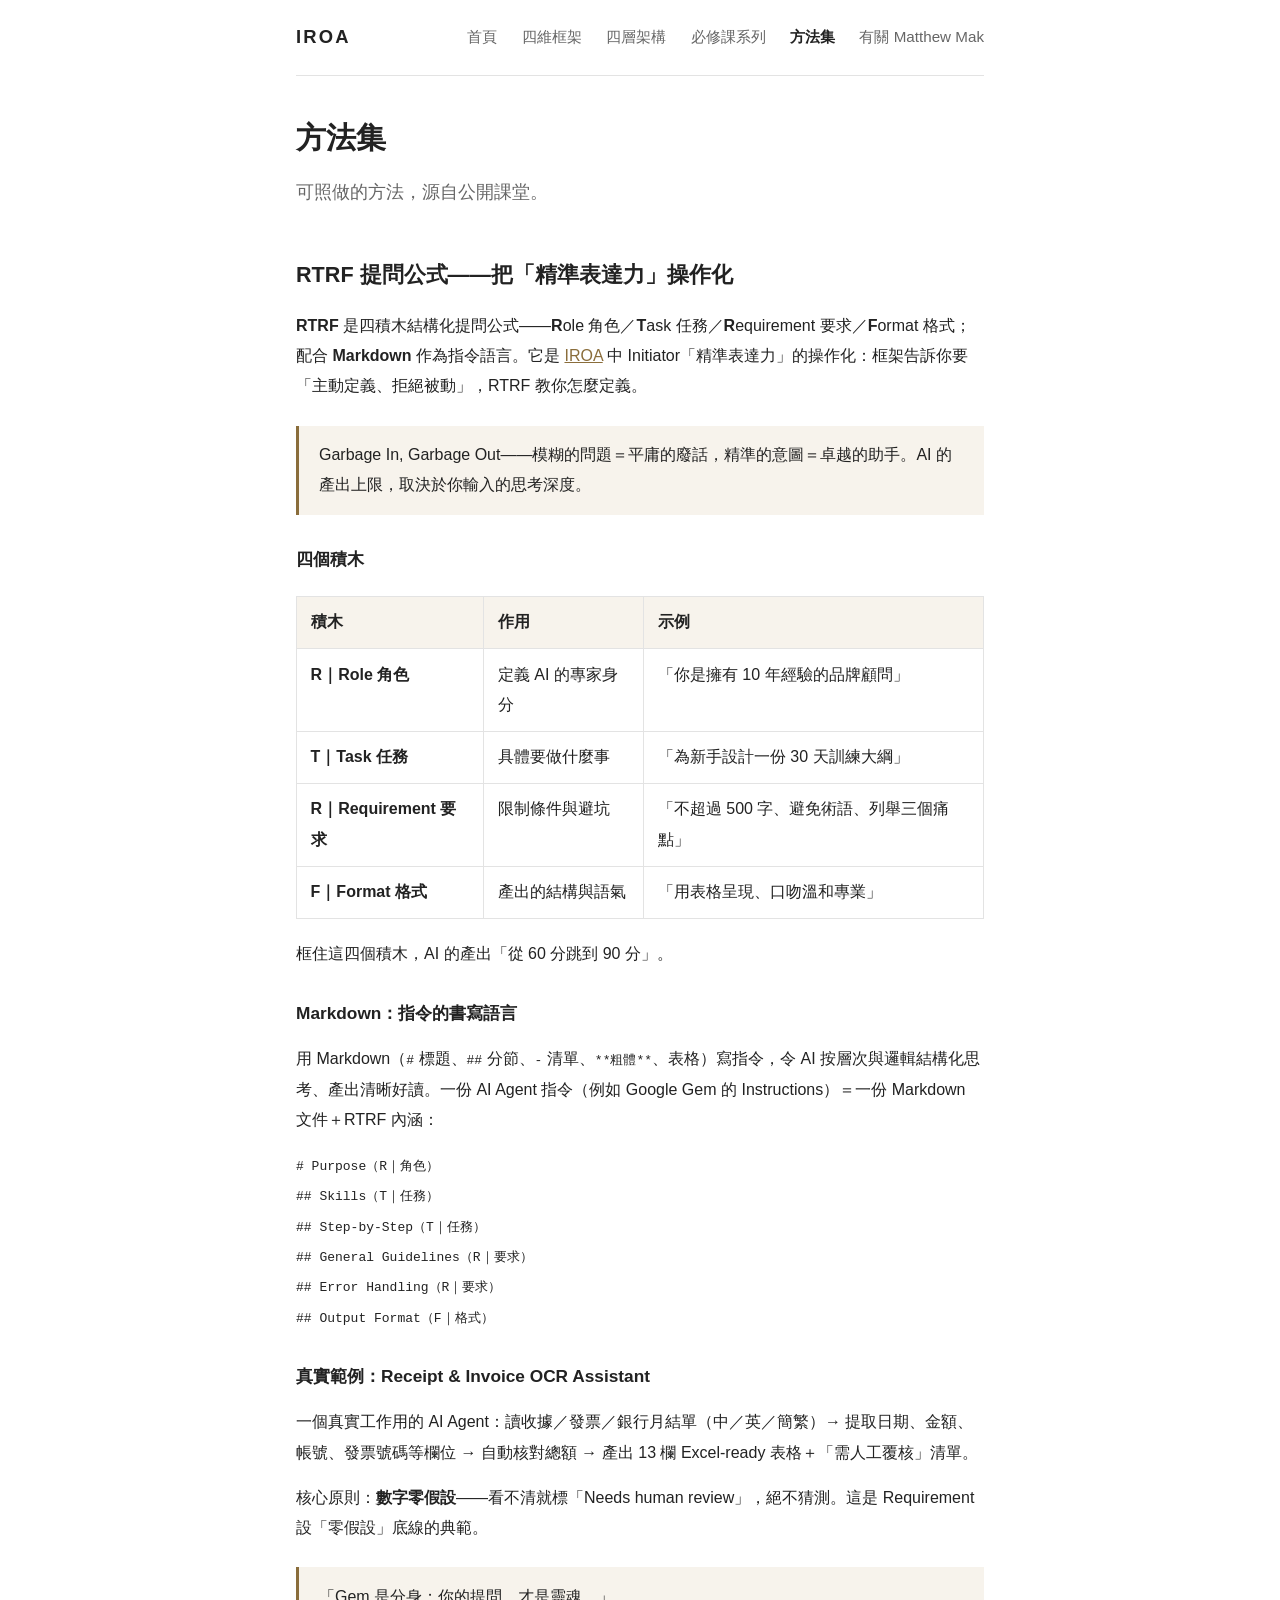
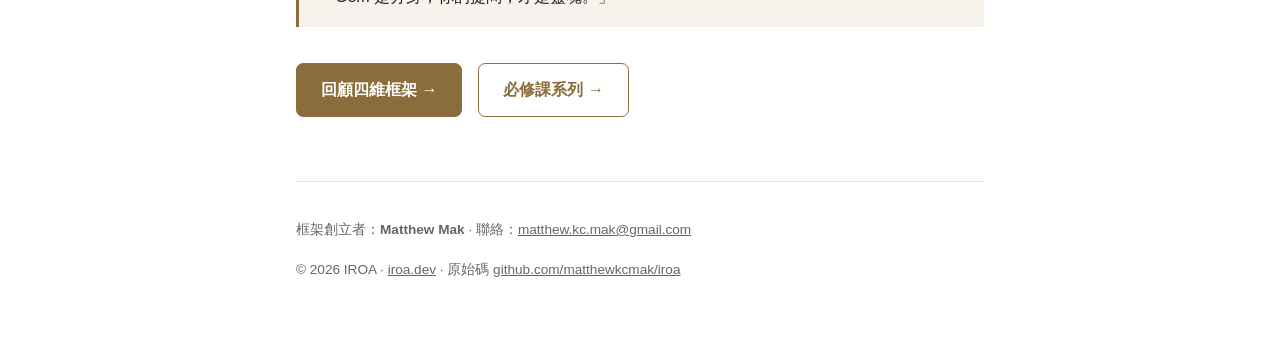
<file: methods.html>
<!DOCTYPE html>
<html lang="zh-Hant">
<head>
<meta charset="utf-8">
<meta name="viewport" content="width=device-width, initial-scale=1">
<title>方法集：RTRF 提問公式 — IROA</title>
<meta name="description" content="IROA 方法集：RTRF 提問公式——Role／Task／Requirement／Format 四積木＋Markdown 指令語言，把 Initiator 的「精準表達力」操作化。附真實範例 Receipt & Invoice OCR Assistant。">
<link rel="canonical" href="https://iroa.dev/methods">
<meta name="theme-color" content="#8a6d3b">
<meta property="og:type" content="website">
<meta property="og:site_name" content="IROA">
<meta property="og:locale" content="zh_TW">
<meta property="og:title" content="方法集：RTRF 提問公式 — IROA">
<meta property="og:description" content="IROA 方法集：RTRF 提問公式——Role／Task／Requirement／Format 四積木＋Markdown 指令語言，把 Initiator 的「精準表達力」操作化。附真實範例 Receipt &amp; Invoice OCR Assistant。">
<meta property="og:url" content="https://iroa.dev/methods">
<meta property="og:image" content="https://iroa.dev/og-image.png">
<meta name="twitter:card" content="summary_large_image">
<meta name="twitter:title" content="方法集：RTRF 提問公式 — IROA">
<meta name="twitter:description" content="IROA 方法集：RTRF 提問公式——Role／Task／Requirement／Format 四積木＋Markdown 指令語言，把 Initiator 的「精準表達力」操作化。附真實範例 Receipt &amp; Invoice OCR Assistant。">
<meta name="twitter:image" content="https://iroa.dev/og-image.png">
<link rel="stylesheet" href="style.css">
<link rel="icon" type="image/svg+xml" href="favicon.svg">
</head>
<body>
<header>
  <a class="brand" href="index.html">IROA</a>
  <nav>
    <a href="index.html">首頁</a>
    <a href="framework.html">四維框架</a>
    <a href="architecture.html">四層架構</a>
    <a href="courses.html">必修課系列</a>
    <a href="methods.html" class="here">方法集</a>
    <a href="about.html">有關 Matthew Mak</a>
  </nav>
</header>

<main>
  <h1>方法集</h1>
  <p class="tagline">可照做的方法，源自公開課堂。</p>

  <h2>RTRF 提問公式——把「精準表達力」操作化</h2>
  <p><strong>RTRF</strong> 是四積木結構化提問公式——<strong>R</strong>ole 角色／<strong>T</strong>ask 任務／<strong>R</strong>equirement 要求／<strong>F</strong>ormat 格式；配合 <strong>Markdown</strong> 作為指令語言。它是 <a href="framework.html">IROA</a> 中 Initiator「精準表達力」的操作化：框架告訴你要「主動定義、拒絕被動」，RTRF 教你怎麼定義。</p>
  <blockquote>Garbage In, Garbage Out——模糊的問題＝平庸的廢話，精準的意圖＝卓越的助手。AI 的產出上限，取決於你輸入的思考深度。</blockquote>

  <h3>四個積木</h3>
  <table>
    <tr><th>積木</th><th>作用</th><th>示例</th></tr>
    <tr><td><strong>R｜Role 角色</strong></td><td>定義 AI 的專家身分</td><td>「你是擁有 10 年經驗的品牌顧問」</td></tr>
    <tr><td><strong>T｜Task 任務</strong></td><td>具體要做什麼事</td><td>「為新手設計一份 30 天訓練大綱」</td></tr>
    <tr><td><strong>R｜Requirement 要求</strong></td><td>限制條件與避坑</td><td>「不超過 500 字、避免術語、列舉三個痛點」</td></tr>
    <tr><td><strong>F｜Format 格式</strong></td><td>產出的結構與語氣</td><td>「用表格呈現、口吻溫和專業」</td></tr>
  </table>
  <p>框住這四個積木，AI 的產出「從 60 分跳到 90 分」。</p>

  <h3>Markdown：指令的書寫語言</h3>
  <p>用 Markdown（<code>#</code> 標題、<code>##</code> 分節、<code>-</code> 清單、<code>**粗體**</code>、表格）寫指令，令 AI 按層次與邏輯結構化思考、產出清晰好讀。一份 AI Agent 指令（例如 Google Gem 的 Instructions）＝一份 Markdown 文件＋RTRF 內涵：</p>
  <p><code>
  # Purpose（R｜角色）<br>
  ## Skills（T｜任務）<br>
  ## Step-by-Step（T｜任務）<br>
  ## General Guidelines（R｜要求）<br>
  ## Error Handling（R｜要求）<br>
  ## Output Format（F｜格式）
  </code></p>

  <h3>真實範例：Receipt &amp; Invoice OCR Assistant</h3>
  <p>一個真實工作用的 AI Agent：讀收據／發票／銀行月結單（中／英／簡繁）→ 提取日期、金額、帳號、發票號碼等欄位 → 自動核對總額 → 產出 13 欄 Excel-ready 表格＋「需人工覆核」清單。</p>
  <p>核心原則：<strong>數字零假設</strong>——看不清就標「Needs human review」，絕不猜測。這是 Requirement 設「零假設」底線的典範。</p>

  <blockquote>「Gem 是分身；你的提問，才是靈魂。」</blockquote>

  <div class="cta-row">
    <a class="btn primary" href="framework.html">回顧四維框架 →</a>
    <a class="btn" href="courses.html">必修課系列 →</a>
  </div>
</main>

<footer>
  <p>框架創立者：<strong>Matthew Mak</strong> · 聯絡：<a href="mailto:matthew.kc.mak@gmail.com">matthew.kc.mak@gmail.com</a></p>
  <p>© 2026 IROA · <a href="https://iroa.dev">iroa.dev</a> · 原始碼 <a href="https://github.com/matthewkcmak/iroa">github.com/matthewkcmak/iroa</a></p>
</footer>
</body>
</html>
</file>
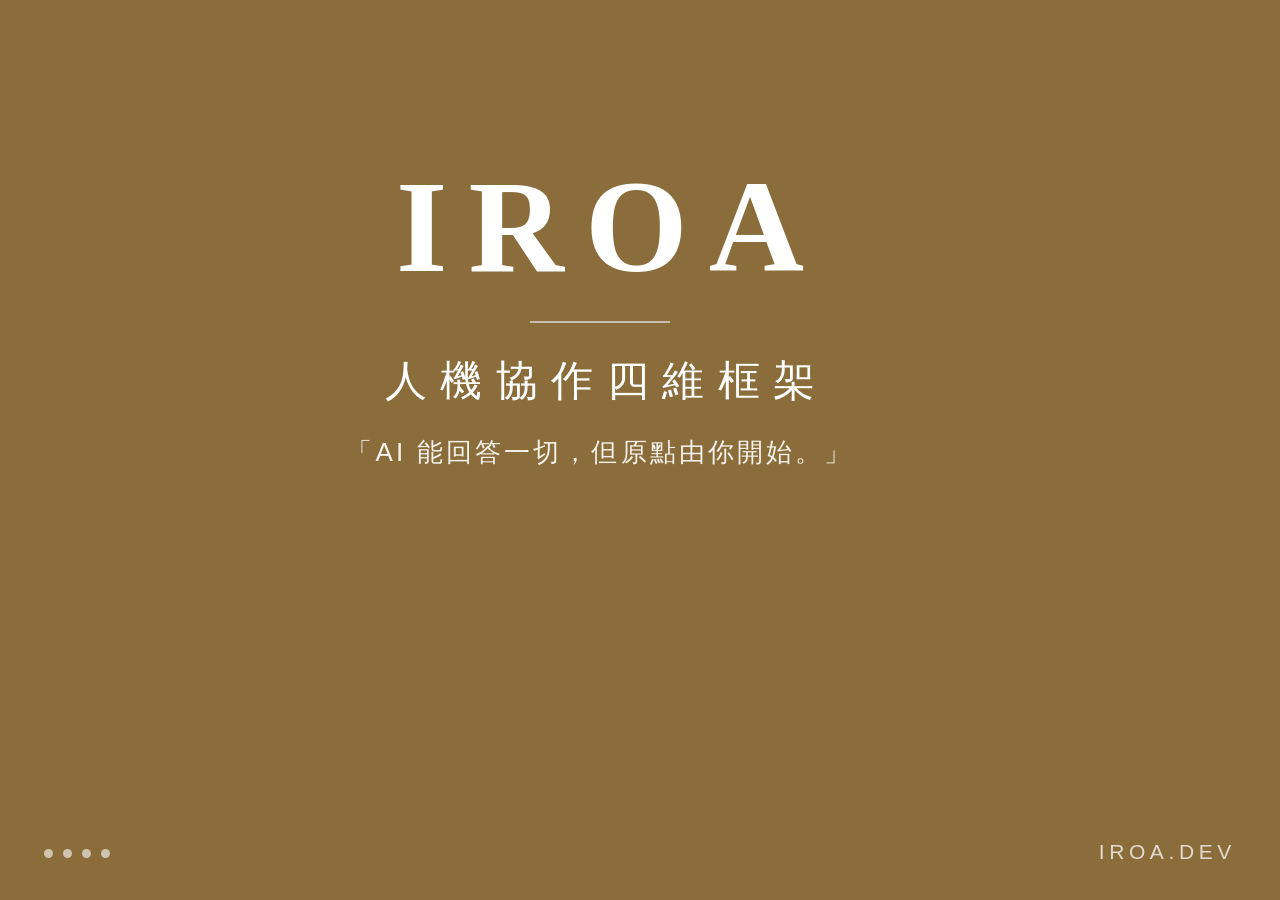
<file: og-image.html>
<!DOCTYPE html>
<html lang="zh-Hant">
<head>
<meta charset="utf-8">
<meta name="robots" content="noindex">
<title>OG image source（設計原檔，不對外索引）</title>
<style>
  html, body { margin: 0; padding: 0; width: 1200px; height: 630px; overflow: hidden; }
  body {
    background: #8a6d3b;
    font-family: "Noto Sans CJK TC", "PingFang TC", sans-serif;
    display: flex; flex-direction: column; align-items: center; justify-content: center;
    color: #fff; text-align: center;
  }
  .wordmark {
    font-family: "Noto Serif CJK TC", Georgia, serif;
    font-size: 132px; font-weight: 700; letter-spacing: 0.16em; line-height: 1;
    margin: 0 0 28px; padding-left: 0.16em;
  }
  .rule { width: 140px; height: 2px; background: rgba(255,255,255,0.55); margin-bottom: 30px; }
  .tagline { font-size: 42px; letter-spacing: 0.32em; margin: 0 0 26px; padding-left: 0.32em; font-weight: 500; }
  .slogan { font-size: 26px; letter-spacing: 0.12em; color: #f7f3ec; margin: 0; }
  .domain {
    position: absolute; right: 44px; bottom: 36px;
    font-size: 21px; letter-spacing: 0.22em; color: rgba(255,255,255,0.75);
  }
  .dotrow { position: absolute; left: 44px; bottom: 42px; display: flex; gap: 10px; }
  .dotrow span { width: 9px; height: 9px; border-radius: 50%; background: rgba(255,255,255,0.6); }
</style>
</head>
<body>
  <div class="wordmark">IROA</div>
  <div class="rule"></div>
  <div class="tagline">人機協作四維框架</div>
  <p class="slogan">「AI 能回答一切，但原點由你開始。」</p>
  <div class="dotrow"><span></span><span></span><span></span><span></span></div>
  <div class="domain">IROA.DEV</div>
</body>
</html>
</file>
<file: style.css>
/* IROA — iroa.dev 共用樣式 */
:root {
  --ink: #222;
  --muted: #666;
  --line: #e3e3e3;
  --accent: #8a6d3b;
  --accent-soft: #f7f3ec;
}
* { box-sizing: border-box; }
body {
  font-family: -apple-system, BlinkMacSystemFont, "PingFang TC", "Noto Sans TC", "Microsoft JhengHei", sans-serif;
  max-width: 46rem;
  margin: 0 auto;
  padding: 0 1.5rem 4rem;
  line-height: 1.9;
  color: var(--ink);
}
header {
  display: flex;
  align-items: center;
  justify-content: space-between;
  padding: 1.25rem 0;
  border-bottom: 1px solid var(--line);
  margin-bottom: 2.5rem;
}
.brand {
  font-weight: 700;
  font-size: 1.15rem;
  letter-spacing: .12em;
  text-decoration: none;
  color: var(--ink);
}
nav a {
  margin-left: 1.25rem;
  text-decoration: none;
  color: var(--muted);
  font-size: .95rem;
}
nav a:hover, nav a.here { color: var(--ink); }
nav a.here { font-weight: 600; }
h1 { font-size: 1.9rem; line-height: 1.4; margin: .5rem 0 1rem; }
h2 { font-size: 1.35rem; margin: 2.75rem 0 1rem; }
h3 { font-size: 1.08rem; margin: 1.75rem 0 .5rem; }
p { margin: .9rem 0; }
a { color: var(--accent); }
.hero { margin: 1rem 0 2rem; }
.tagline { font-size: 1.15rem; color: var(--muted); margin: 0 0 1.25rem; }
.slogan {
  border-left: 3px solid var(--accent);
  background: var(--accent-soft);
  padding: .9rem 1.25rem;
  margin: 1.5rem 0;
  font-size: 1.08rem;
}
blockquote {
  border-left: 3px solid var(--accent);
  background: var(--accent-soft);
  padding: .9rem 1.25rem;
  margin: 1.5rem 0;
}
table { width: 100%; border-collapse: collapse; margin: 1.25rem 0; }
th, td { border: 1px solid var(--line); padding: .65rem .85rem; text-align: left; vertical-align: top; }
th { background: var(--accent-soft); white-space: nowrap; }
.cards { display: grid; grid-template-columns: repeat(auto-fit, minmax(12rem, 1fr)); gap: 1rem; margin: 1.5rem 0; }
.card {
  border: 1px solid var(--line);
  border-radius: .5rem;
  padding: 1.1rem 1.25rem;
  background: #fff;
}
.card h3 { margin: 0 0 .35rem; font-size: 1.02rem; }
.card .role-en { color: var(--accent); font-size: .85rem; letter-spacing: .06em; }
.card p { margin: .35rem 0 0; font-size: .93rem; color: var(--muted); }
.card .status { display: inline-block; font-size: .78rem; padding: .12rem .55rem; border-radius: 1rem; background: var(--accent-soft); color: var(--accent); margin-bottom: .35rem; }
.card .status.done { background: #eaf3ea; color: #3c6e44; }
.checklist { background: var(--accent-soft); border-radius: .5rem; padding: 1.1rem 1.4rem; margin: 1.5rem 0; }
.checklist p { margin: .45rem 0; }
.cta-row { display: flex; gap: 1rem; flex-wrap: wrap; margin: 2.25rem 0 1rem; }
.btn {
  display: inline-block;
  padding: .7rem 1.5rem;
  border: 1px solid var(--accent);
  border-radius: .45rem;
  text-decoration: none;
  color: var(--accent);
  font-weight: 600;
}
.btn.primary { background: var(--accent); color: #fff; }
.muted { color: var(--muted); font-size: .92rem; }
.diagram { display: block; margin: 1.75rem auto; max-width: 100%; height: auto; }
footer {
  margin-top: 4rem;
  padding-top: 1.25rem;
  border-top: 1px solid var(--line);
  font-size: .85rem;
  color: var(--muted);
}
footer a { color: var(--muted); }
</file>
